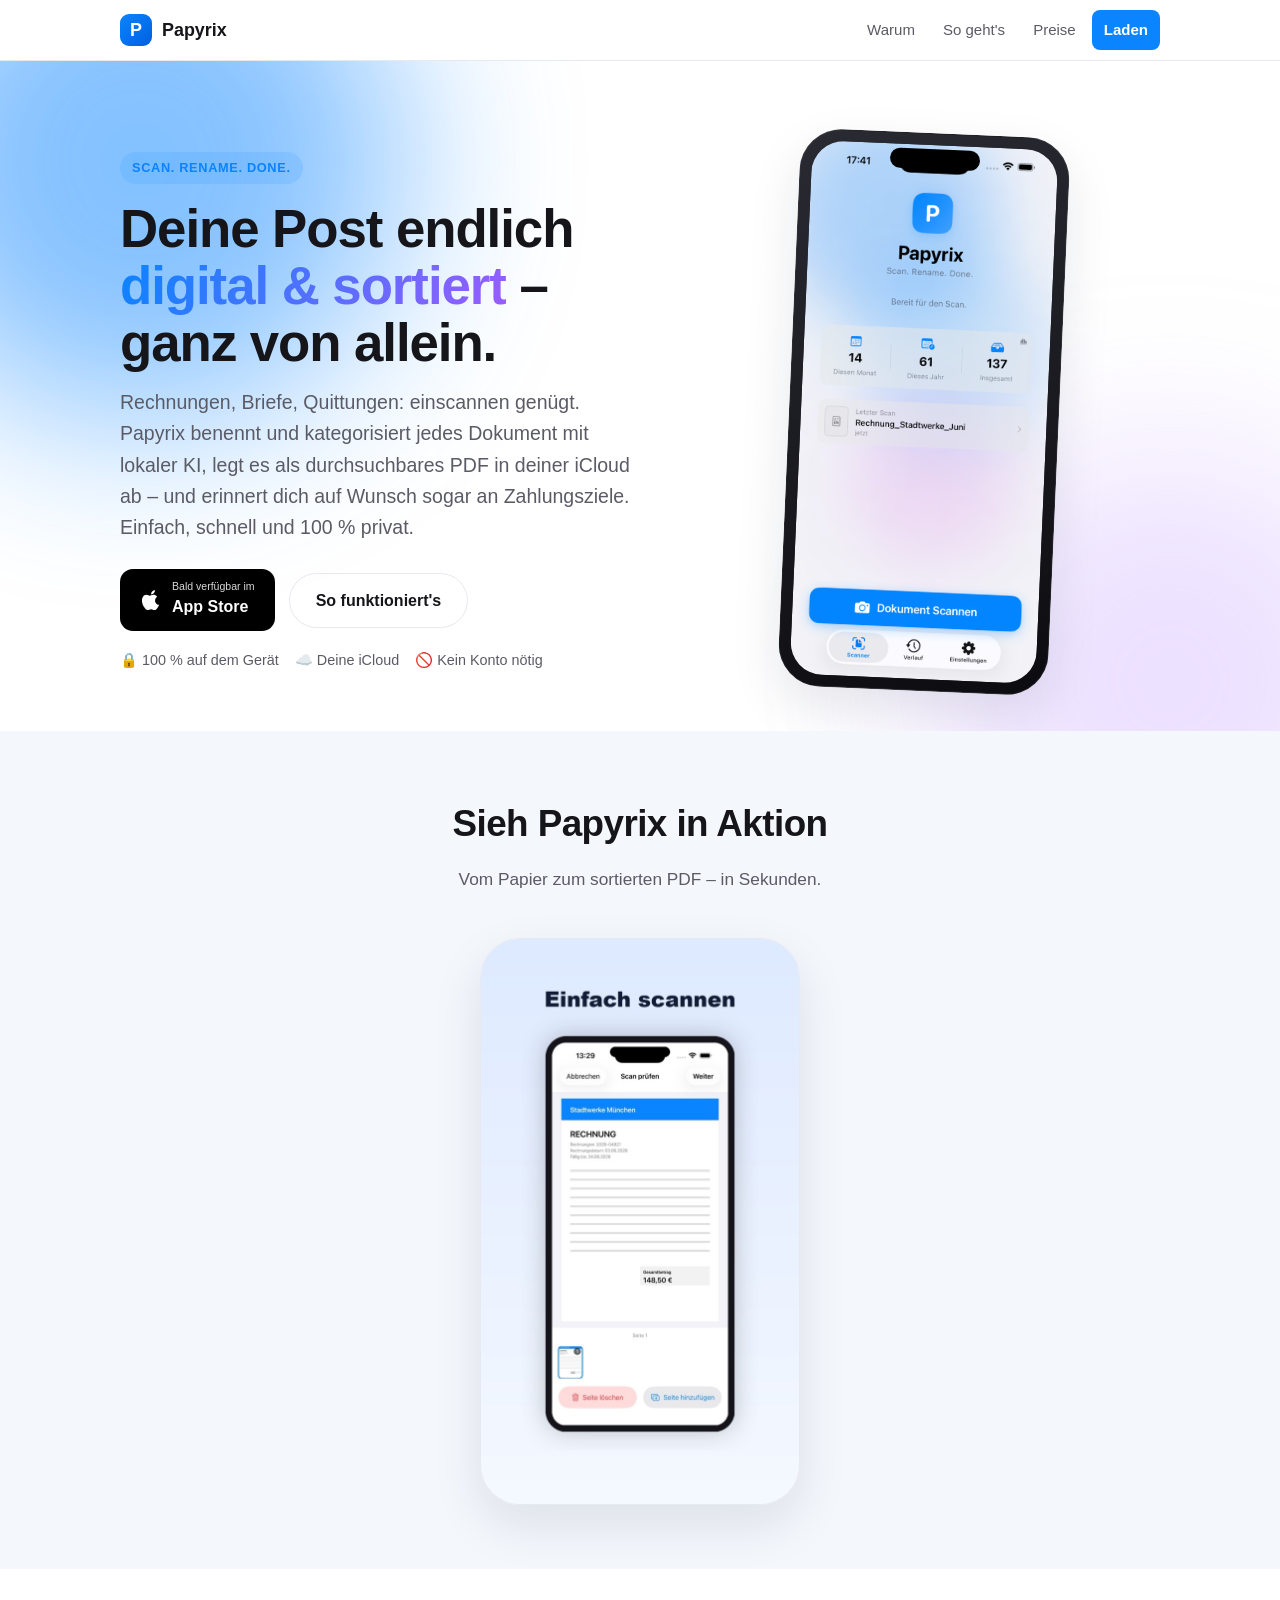
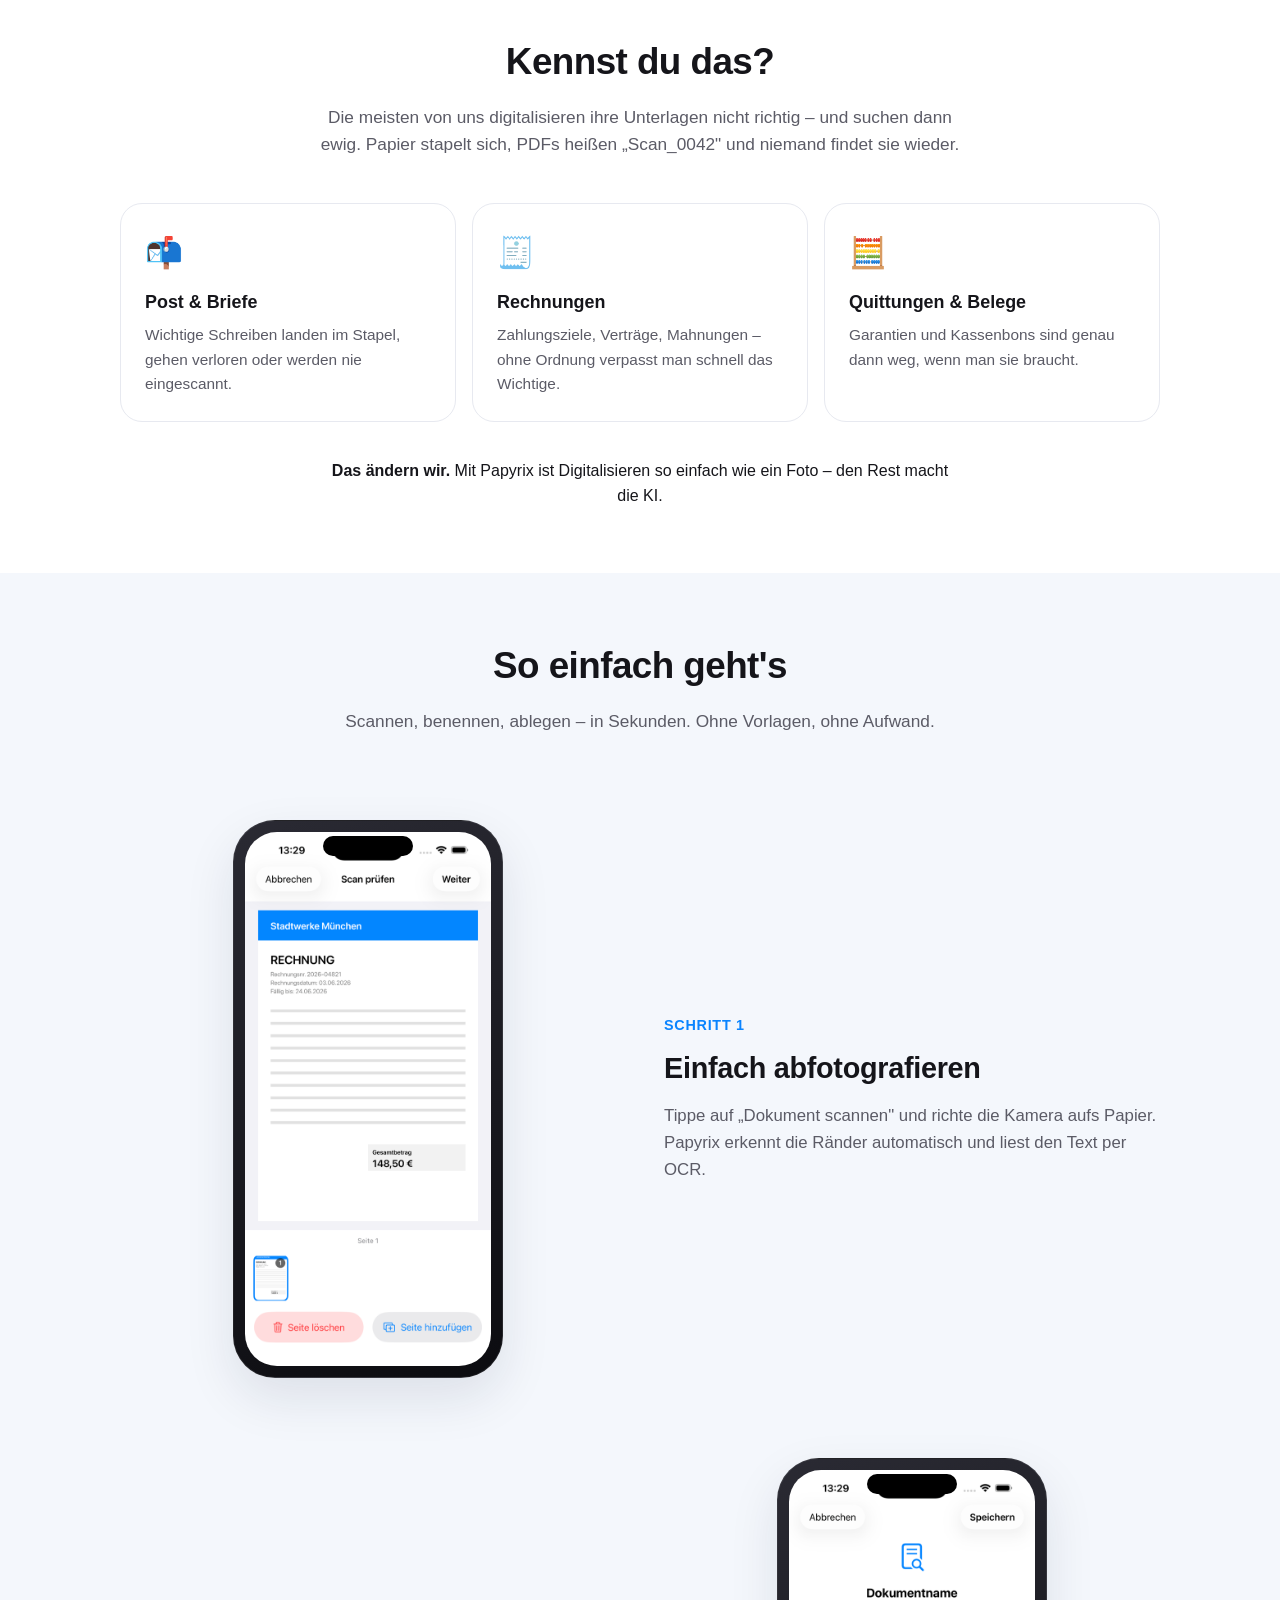
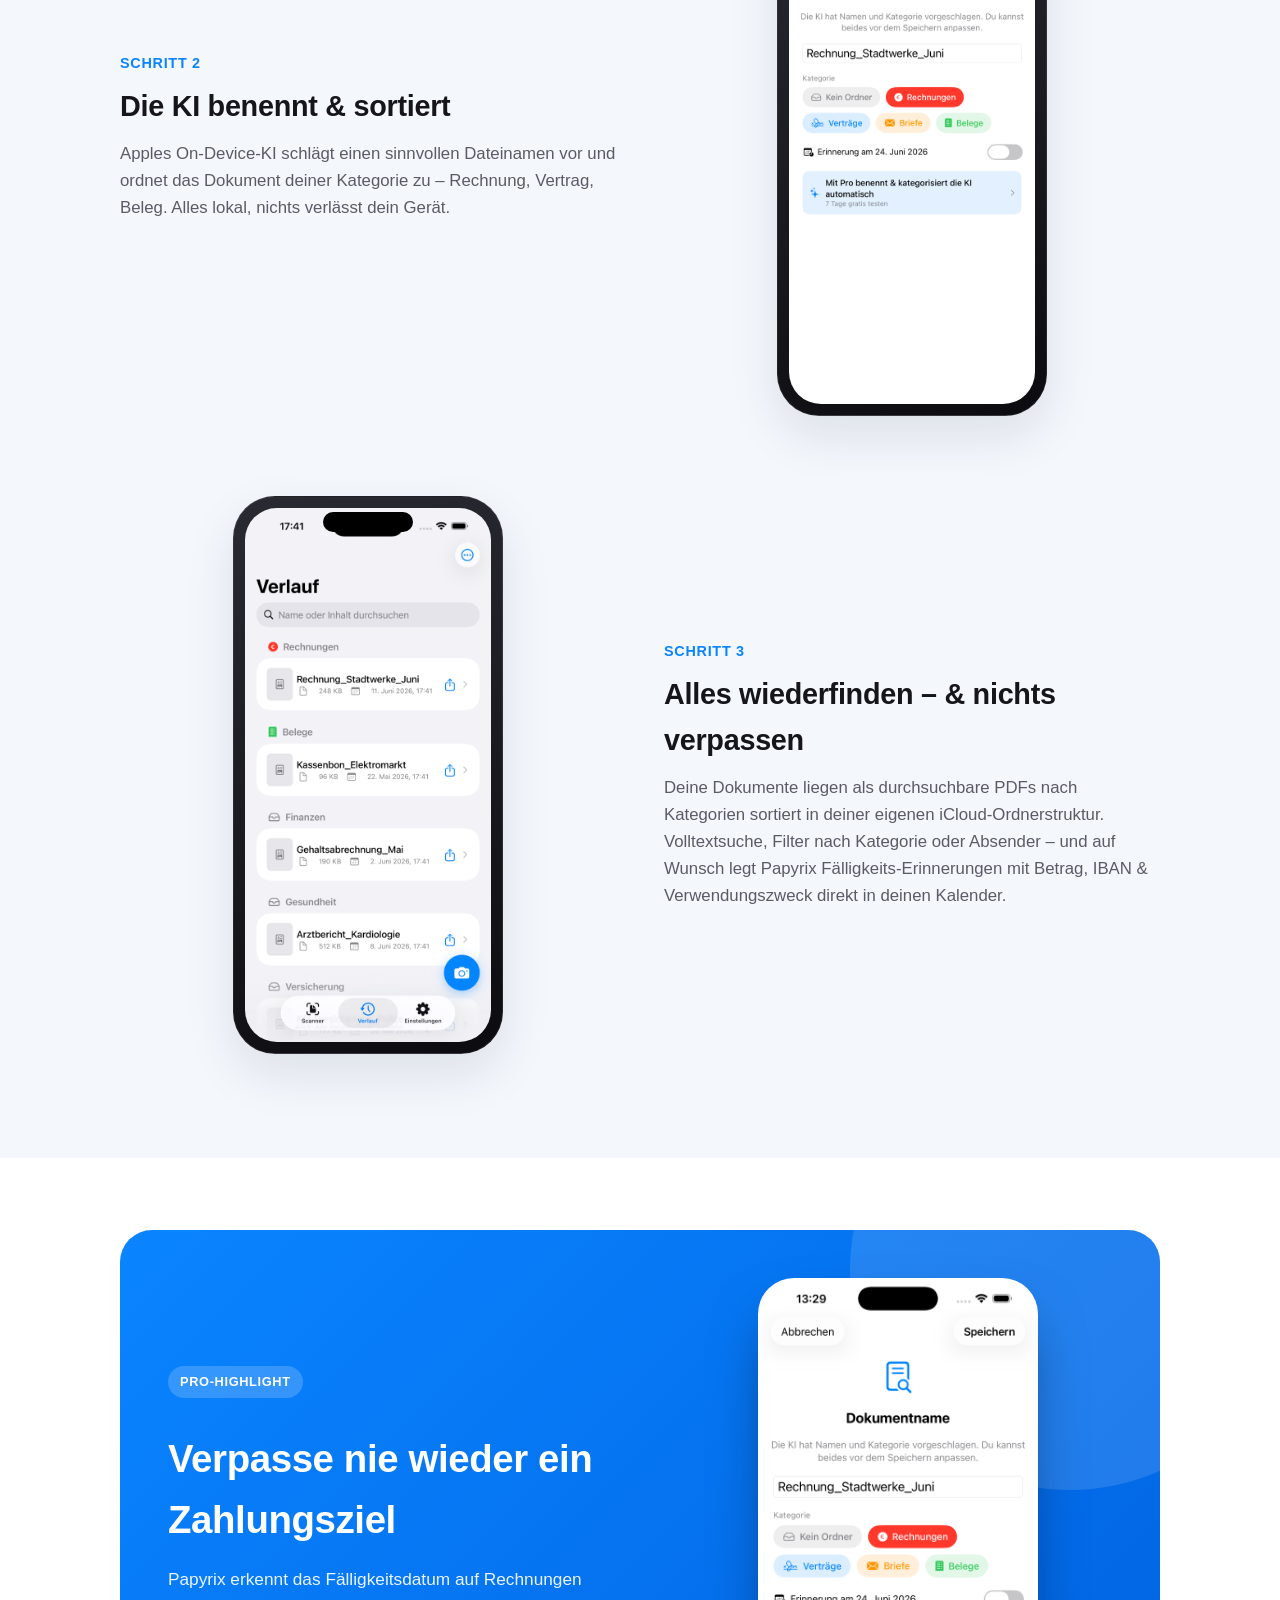
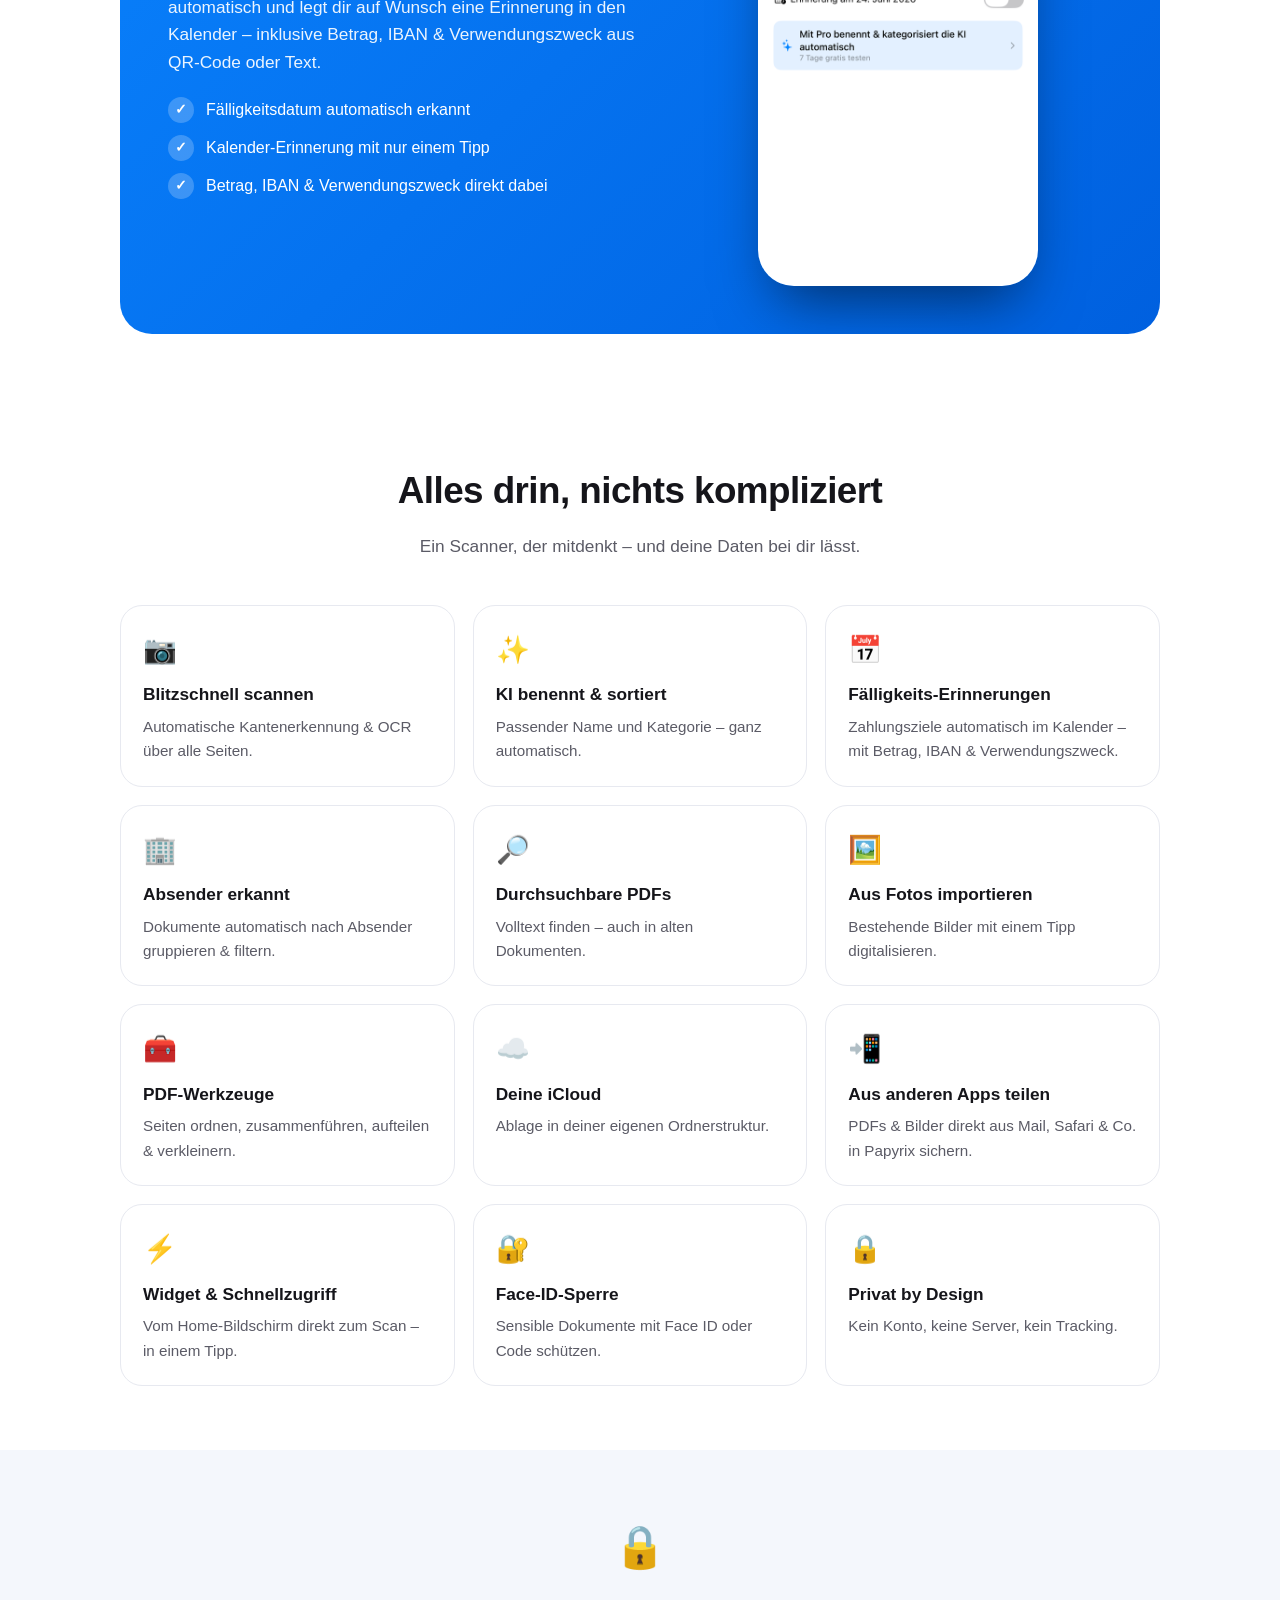
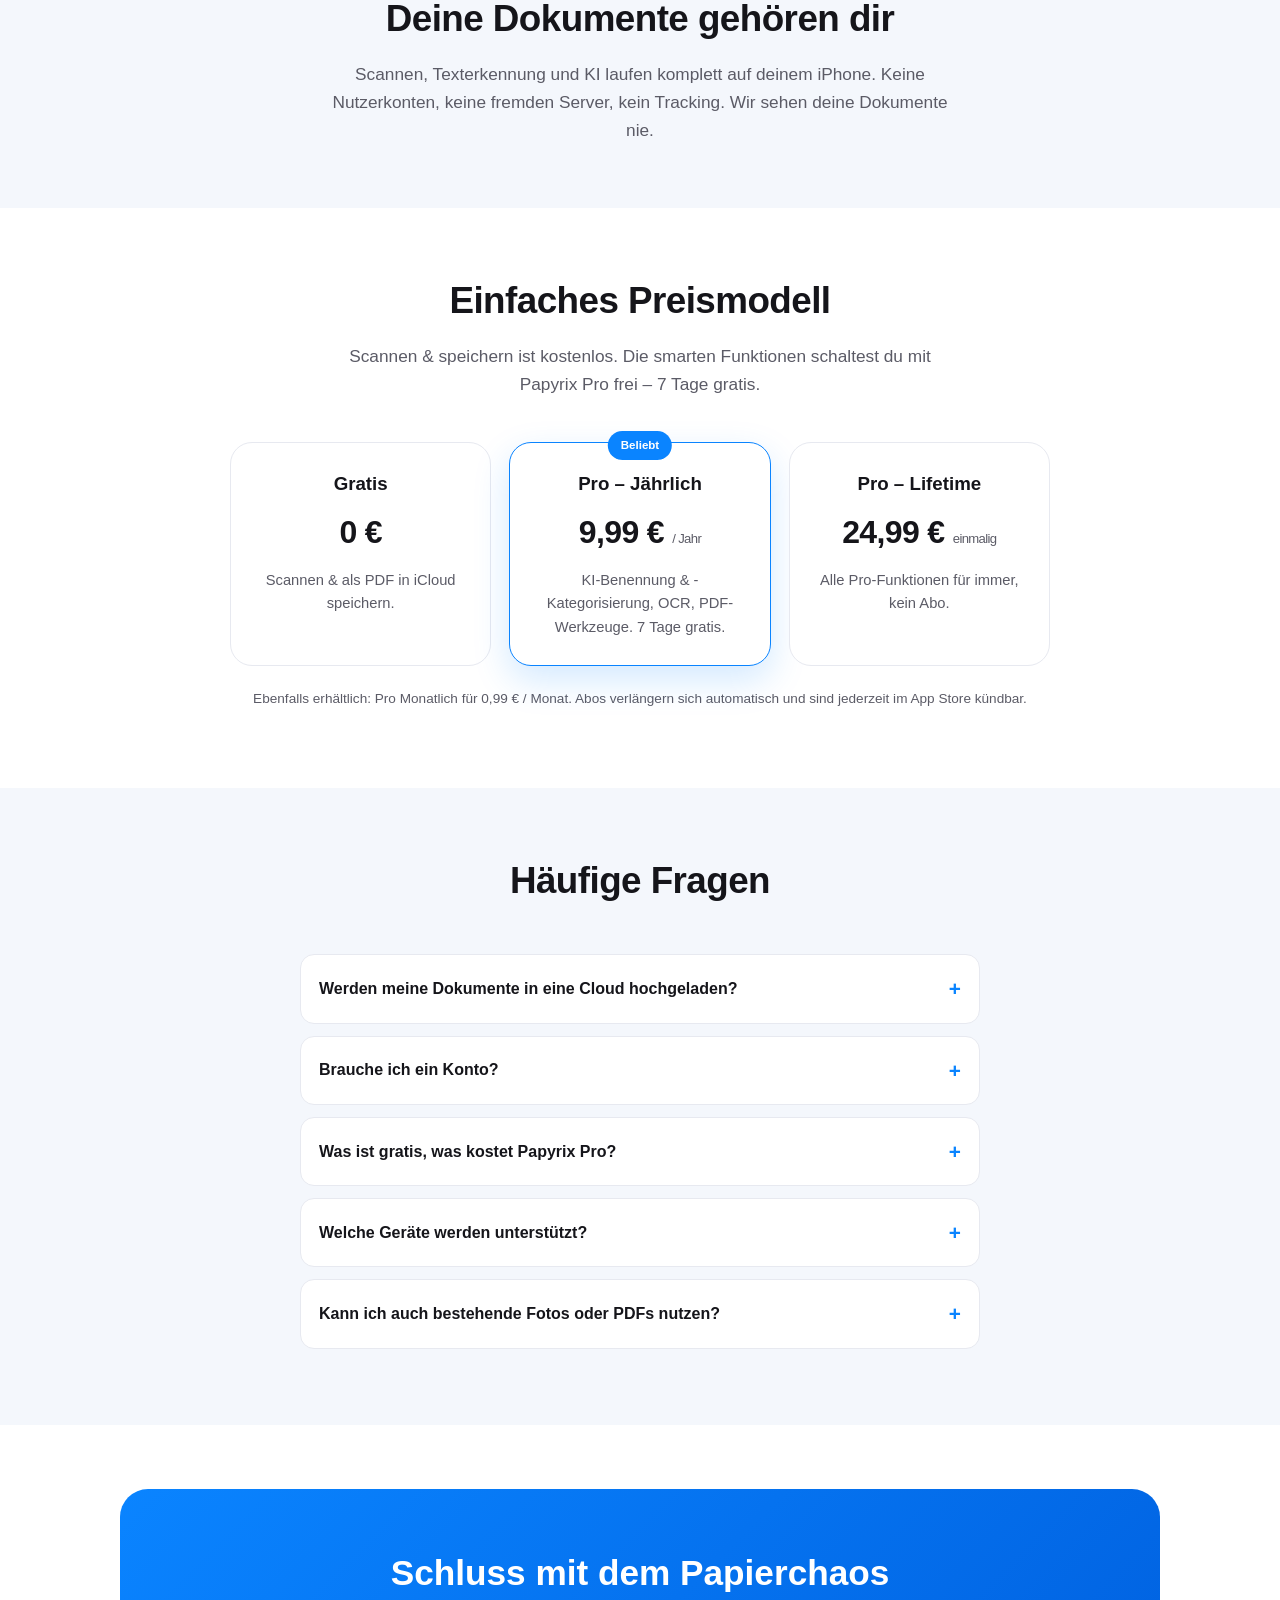
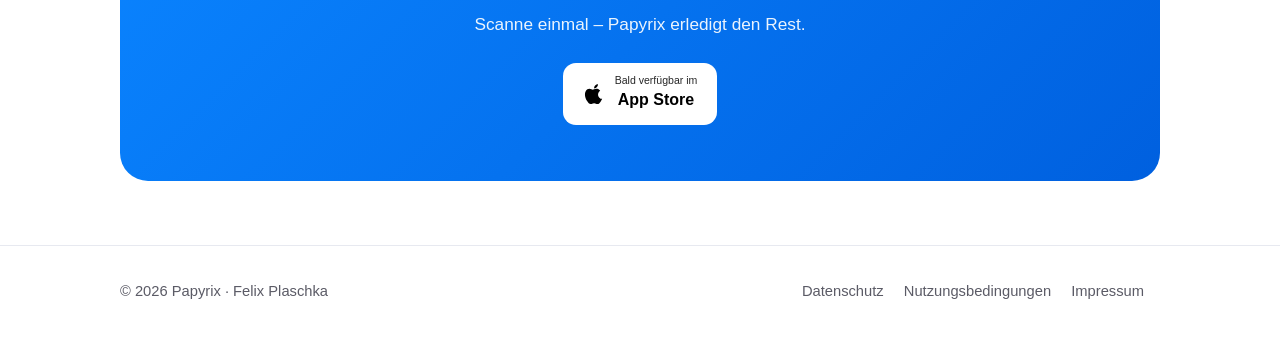
<file: index.html>
<!DOCTYPE html>
<html lang="de">
<head>
<meta charset="UTF-8">
<meta name="viewport" content="width=device-width, initial-scale=1">
<title>Papyrix – Post, Rechnungen & Belege endlich digital & sortiert</title>
<meta name="description" content="Papyrix scannt deine Post, Rechnungen und Quittungen, benennt und sortiert sie automatisch mit lokaler KI und legt sie in deiner iCloud ab. Einfach, schnell, privat.">
<meta property="og:title" content="Papyrix – Scan. Rename. Done.">
<meta property="og:description" content="Post, Rechnungen, Quittungen endlich digital & wiederfindbar. Lokale KI benennt & sortiert automatisch. 100 % auf dem Gerät.">
<meta property="og:type" content="website">
<meta name="theme-color" content="#0A84FF">
<link rel="icon" href="favicon.svg" type="image/svg+xml">
<link rel="icon" href="favicon.ico" sizes="32x32">
<link rel="apple-touch-icon" href="apple-touch-icon.png">
<link rel="stylesheet" href="styles.css">
</head>
<body>
<header class="site">
  <div class="wrap nav">
    <a class="brand" href="index.html"><span class="logo">P</span> Papyrix</a>
    <nav>
      <a class="link" href="#problem">Warum</a>
      <a class="link" href="#so">So geht's</a>
      <a class="link" href="#preise">Preise</a>
      <a class="link cta" href="#download">Laden</a>
    </nav>
  </div>
</header>

<main>
  <!-- HERO -->
  <section class="hero">
    <div class="wrap hero-grid">
      <div class="copy">
        <span class="eyebrow">Scan. Rename. Done.</span>
        <h1>Deine Post endlich <span class="grad">digital & sortiert</span> – ganz von allein.</h1>
        <p class="lead">Rechnungen, Briefe, Quittungen: einscannen genügt. Papyrix benennt und kategorisiert jedes Dokument mit lokaler KI, legt es als durchsuchbares PDF in deiner iCloud ab – und erinnert dich auf Wunsch sogar an Zahlungsziele. Einfach, schnell und 100 % privat.</p>
        <div class="cta-row" id="download">
          <a class="appstore" href="#" aria-label="Im App Store laden">
            <svg viewBox="0 0 24 24" aria-hidden="true"><path d="M16.365 1.43c0 1.14-.42 2.2-1.13 2.99-.77.86-2.02 1.52-3.06 1.44-.13-1.1.42-2.27 1.1-3 .76-.82 2.1-1.43 3.09-1.43zM20.9 17.1c-.5 1.16-.74 1.68-1.39 2.71-.9 1.43-2.18 3.21-3.76 3.22-1.4.01-1.76-.92-3.66-.91-1.9.01-2.3.93-3.7.92-1.58-.01-2.79-1.62-3.7-3.05C1.8 15.92 1.53 11.2 3.1 8.69c.9-1.43 2.32-2.34 3.86-2.36 1.5-.02 2.91 1 3.66 1 .75 0 2.47-1.24 4.16-1.06.71.03 2.7.29 3.98 2.18-.1.07-2.38 1.39-2.35 4.15.03 3.3 2.9 4.4 2.49 4.5z"/></svg>
            <span><small>Bald verfügbar im</small><strong>App Store</strong></span>
          </a>
          <a class="btn ghost" href="#so">So funktioniert's</a>
        </div>
        <div class="trust">
          <span>🔒 100 % auf dem Gerät</span>
          <span>☁️ Deine iCloud</span>
          <span>🚫 Kein Konto nötig</span>
        </div>
      </div>
      <div class="mock">
        <div class="device tilt">
          <img src="assets/06-startseite.png" alt="Papyrix Startseite mit Statistik und letztem Scan" loading="eager" width="600" height="1300">
        </div>
      </div>
    </div>
  </section>

  <!-- DEMO VIDEO -->
  <section class="section soft">
    <div class="wrap">
      <div class="section-head reveal">
        <h2>Sieh Papyrix in Aktion</h2>
        <p>Vom Papier zum sortierten PDF – in Sekunden.</p>
      </div>
      <div class="demo-video reveal">
        <video src="assets/papyrix-demo.mp4" poster="assets/poster.jpg" autoplay muted loop playsinline preload="metadata"></video>
      </div>
    </div>
  </section>

  <!-- PROBLEM -->
  <section id="problem" class="section">
    <div class="wrap">
      <div class="section-head reveal">
        <h2>Kennst du das?</h2>
        <p>Die meisten von uns digitalisieren ihre Unterlagen nicht richtig – und suchen dann ewig. Papier stapelt sich, PDFs heißen „Scan_0042" und niemand findet sie wieder.</p>
      </div>
      <div class="problem-cards">
        <div class="pcard reveal"><div class="emoji">📬</div><h3>Post & Briefe</h3><p>Wichtige Schreiben landen im Stapel, gehen verloren oder werden nie eingescannt.</p></div>
        <div class="pcard reveal"><div class="emoji">🧾</div><h3>Rechnungen</h3><p>Zahlungsziele, Verträge, Mahnungen – ohne Ordnung verpasst man schnell das Wichtige.</p></div>
        <div class="pcard reveal"><div class="emoji">🧮</div><h3>Quittungen & Belege</h3><p>Garantien und Kassenbons sind genau dann weg, wenn man sie braucht.</p></div>
      </div>
      <p class="section-head reveal" style="margin-top:36px;margin-bottom:0;"><strong>Das ändern wir.</strong> Mit Papyrix ist Digitalisieren so einfach wie ein Foto – den Rest macht die KI.</p>
    </div>
  </section>

  <!-- SO GEHT'S (alternating with screenshots) -->
  <section id="so" class="section soft">
    <div class="wrap">
      <div class="section-head reveal">
        <h2>So einfach geht's</h2>
        <p>Scannen, benennen, ablegen – in Sekunden. Ohne Vorlagen, ohne Aufwand.</p>
      </div>

      <div class="feature-row reveal">
        <div class="copy">
          <div class="step-no">Schritt 1</div>
          <h3>Einfach abfotografieren</h3>
          <p>Tippe auf „Dokument scannen" und richte die Kamera aufs Papier. Papyrix erkennt die Ränder automatisch und liest den Text per OCR.</p>
        </div>
        <div class="shot"><div class="device"><img src="assets/08-scannen.png" alt="Gescanntes Dokument prüfen" loading="lazy" width="600" height="1303"></div></div>
      </div>

      <div class="feature-row reveal">
        <div class="copy">
          <div class="step-no">Schritt 2</div>
          <h3>Die KI benennt & sortiert</h3>
          <p>Apples On-Device-KI schlägt einen sinnvollen Dateinamen vor und ordnet das Dokument deiner Kategorie zu – Rechnung, Vertrag, Beleg. Alles lokal, nichts verlässt dein Gerät.</p>
        </div>
        <div class="shot"><div class="device"><img src="assets/09-kategorie.png" alt="KI-Namensvorschlag und Kategorieauswahl" loading="lazy" width="600" height="1303"></div></div>
      </div>

      <div class="feature-row reveal">
        <div class="copy">
          <div class="step-no">Schritt 3</div>
          <h3>Alles wiederfinden – & nichts verpassen</h3>
          <p>Deine Dokumente liegen als durchsuchbare PDFs nach Kategorien sortiert in deiner eigenen iCloud-Ordnerstruktur. Volltextsuche, Filter nach Kategorie oder Absender – und auf Wunsch legt Papyrix Fälligkeits-Erinnerungen mit Betrag, IBAN & Verwendungszweck direkt in deinen Kalender.</p>
        </div>
        <div class="shot"><div class="device"><img src="assets/07-verlauf.png" alt="Verlauf nach Kategorien sortiert" loading="lazy" width="600" height="1300"></div></div>
      </div>
    </div>
  </section>

  <!-- SPOTLIGHT: Fälligkeits-Erinnerung -->
  <section class="section">
    <div class="wrap">
      <div class="spotlight reveal">
        <div class="s-copy">
          <span class="eyebrow">Pro-Highlight</span>
          <h2>Verpasse nie wieder ein Zahlungsziel</h2>
          <p>Papyrix erkennt das Fälligkeitsdatum auf Rechnungen automatisch und legt dir auf Wunsch eine Erinnerung in den Kalender – inklusive Betrag, IBAN &amp; Verwendungszweck aus QR-Code oder Text.</p>
          <ul>
            <li><b>✓</b><span>Fälligkeitsdatum automatisch erkannt</span></li>
            <li><b>✓</b><span>Kalender-Erinnerung mit nur einem Tipp</span></li>
            <li><b>✓</b><span>Betrag, IBAN &amp; Verwendungszweck direkt dabei</span></li>
          </ul>
        </div>
        <div class="s-shot">
          <img src="assets/09-kategorie.png" alt="Speichern-Ansicht mit Fälligkeits-Erinnerung am 24. Juni 2026" loading="lazy" width="600" height="1303">
        </div>
      </div>
    </div>
  </section>

  <!-- FEATURES -->
  <section class="section">
    <div class="wrap">
      <div class="section-head reveal">
        <h2>Alles drin, nichts kompliziert</h2>
        <p>Ein Scanner, der mitdenkt – und deine Daten bei dir lässt.</p>
      </div>
      <div class="features">
        <div class="card reveal"><div class="ic">📷</div><h3>Blitzschnell scannen</h3><p>Automatische Kantenerkennung & OCR über alle Seiten.</p></div>
        <div class="card reveal"><div class="ic">✨</div><h3>KI benennt & sortiert</h3><p>Passender Name und Kategorie – ganz automatisch.</p></div>
        <div class="card reveal"><div class="ic">📅</div><h3>Fälligkeits-Erinnerungen</h3><p>Zahlungsziele automatisch im Kalender – mit Betrag, IBAN & Verwendungszweck.</p></div>
        <div class="card reveal"><div class="ic">🏢</div><h3>Absender erkannt</h3><p>Dokumente automatisch nach Absender gruppieren & filtern.</p></div>
        <div class="card reveal"><div class="ic">🔎</div><h3>Durchsuchbare PDFs</h3><p>Volltext finden – auch in alten Dokumenten.</p></div>
        <div class="card reveal"><div class="ic">🖼️</div><h3>Aus Fotos importieren</h3><p>Bestehende Bilder mit einem Tipp digitalisieren.</p></div>
        <div class="card reveal"><div class="ic">🧰</div><h3>PDF-Werkzeuge</h3><p>Seiten ordnen, zusammenführen, aufteilen & verkleinern.</p></div>
        <div class="card reveal"><div class="ic">☁️</div><h3>Deine iCloud</h3><p>Ablage in deiner eigenen Ordnerstruktur.</p></div>
        <div class="card reveal"><div class="ic">📲</div><h3>Aus anderen Apps teilen</h3><p>PDFs & Bilder direkt aus Mail, Safari & Co. in Papyrix sichern.</p></div>
        <div class="card reveal"><div class="ic">⚡️</div><h3>Widget & Schnellzugriff</h3><p>Vom Home-Bildschirm direkt zum Scan – in einem Tipp.</p></div>
        <div class="card reveal"><div class="ic">🔐</div><h3>Face-ID-Sperre</h3><p>Sensible Dokumente mit Face ID oder Code schützen.</p></div>
        <div class="card reveal"><div class="ic">🔒</div><h3>Privat by Design</h3><p>Kein Konto, keine Server, kein Tracking.</p></div>
      </div>
    </div>
  </section>

  <!-- PRIVACY -->
  <section class="section soft">
    <div class="wrap privacy-band reveal">
      <div class="lock">🔒</div>
      <div class="section-head" style="margin:10px auto 0;">
        <h2>Deine Dokumente gehören dir</h2>
        <p>Scannen, Texterkennung und KI laufen komplett auf deinem iPhone. Keine Nutzerkonten, keine fremden Server, kein Tracking. Wir sehen deine Dokumente nie.</p>
      </div>
    </div>
  </section>

  <!-- PRICING -->
  <section id="preise" class="section">
    <div class="wrap">
      <div class="section-head reveal">
        <h2>Einfaches Preismodell</h2>
        <p>Scannen & speichern ist kostenlos. Die smarten Funktionen schaltest du mit Papyrix&nbsp;Pro frei – 7 Tage gratis.</p>
      </div>
      <div class="plans">
        <div class="plan reveal">
          <h3>Gratis</h3>
          <div class="price">0&nbsp;€</div>
          <p>Scannen & als PDF in iCloud speichern.</p>
        </div>
        <div class="plan featured reveal">
          <div class="badge">Beliebt</div>
          <h3>Pro – Jährlich</h3>
          <div class="price">9,99&nbsp;€ <small>/ Jahr</small></div>
          <p>KI-Benennung & -Kategorisierung, OCR, PDF-Werkzeuge. 7 Tage gratis.</p>
        </div>
        <div class="plan reveal">
          <h3>Pro – Lifetime</h3>
          <div class="price">24,99&nbsp;€ <small>einmalig</small></div>
          <p>Alle Pro-Funktionen für immer, kein Abo.</p>
        </div>
      </div>
      <p class="pricing-note">Ebenfalls erhältlich: Pro Monatlich für 0,99&nbsp;€ / Monat. Abos verlängern sich automatisch und sind jederzeit im App Store kündbar.</p>
    </div>
  </section>

  <!-- FAQ -->
  <section class="section soft">
    <div class="wrap">
      <div class="section-head reveal"><h2>Häufige Fragen</h2></div>
      <div class="faq reveal">
        <details><summary>Werden meine Dokumente in eine Cloud hochgeladen?</summary><p>Nein. Scannen, Texterkennung und KI-Benennung laufen vollständig auf deinem iPhone. Gespeichert wird nur in dem Ordner, den du selbst wählst – in der Regel deine eigene iCloud Drive.</p></details>
        <details><summary>Brauche ich ein Konto?</summary><p>Nein. Papyrix funktioniert ohne Registrierung und ohne Anmeldung.</p></details>
        <details><summary>Was ist gratis, was kostet Papyrix Pro?</summary><p>Scannen und Speichern als PDF sind kostenlos. KI-Benennung, Kategorisierung, OCR-Volltextsuche und die PDF-Werkzeuge sind Teil von Papyrix&nbsp;Pro (7 Tage gratis, danach 0,99&nbsp;€/Monat, 9,99&nbsp;€/Jahr oder 24,99&nbsp;€ einmalig).</p></details>
        <details><summary>Welche Geräte werden unterstützt?</summary><p>iPhone und iPad mit aktueller iOS-/iPadOS-Version. Die KI-Funktionen nutzen Apples On-Device-Technologien (Apple Intelligence).</p></details>
        <details><summary>Kann ich auch bestehende Fotos oder PDFs nutzen?</summary><p>Ja. Du kannst Bilder direkt aus deiner Fotos-Mediathek importieren und bestehende PDFs nachträglich durchsuchbar machen.</p></details>
      </div>
    </div>
  </section>

  <!-- CTA -->
  <div class="wrap">
    <div class="cta-band reveal">
      <h2>Schluss mit dem Papierchaos</h2>
      <p>Scanne einmal – Papyrix erledigt den Rest.</p>
      <a class="appstore" href="#" aria-label="Im App Store laden">
        <svg viewBox="0 0 24 24" aria-hidden="true"><path d="M16.365 1.43c0 1.14-.42 2.2-1.13 2.99-.77.86-2.02 1.52-3.06 1.44-.13-1.1.42-2.27 1.1-3 .76-.82 2.1-1.43 3.09-1.43zM20.9 17.1c-.5 1.16-.74 1.68-1.39 2.71-.9 1.43-2.18 3.21-3.76 3.22-1.4.01-1.76-.92-3.66-.91-1.9.01-2.3.93-3.7.92-1.58-.01-2.79-1.62-3.7-3.05C1.8 15.92 1.53 11.2 3.1 8.69c.9-1.43 2.32-2.34 3.86-2.36 1.5-.02 2.91 1 3.66 1 .75 0 2.47-1.24 4.16-1.06.71.03 2.7.29 3.98 2.18-.1.07-2.38 1.39-2.35 4.15.03 3.3 2.9 4.4 2.49 4.5z"/></svg>
        <span><small>Bald verfügbar im</small><strong>App Store</strong></span>
      </a>
    </div>
  </div>
</main>

<footer class="site">
  <div class="wrap row">
    <span>© <span id="year"></span> Papyrix · Felix Plaschka</span>
    <span>
      <a href="datenschutz.html">Datenschutz</a>
      <a href="nutzungsbedingungen.html">Nutzungsbedingungen</a>
      <a href="impressum.html">Impressum</a>
    </span>
  </div>
</footer>

<script>
  document.getElementById('year').textContent = new Date().getFullYear();
  // Reveal-on-scroll
  const io = new IntersectionObserver((entries) => {
    entries.forEach(e => { if (e.isIntersecting) { e.target.classList.add('in'); io.unobserve(e.target); } });
  }, { threshold: 0.12 });
  document.querySelectorAll('.reveal').forEach(el => io.observe(el));
</script>
</body>
</html>
</file>
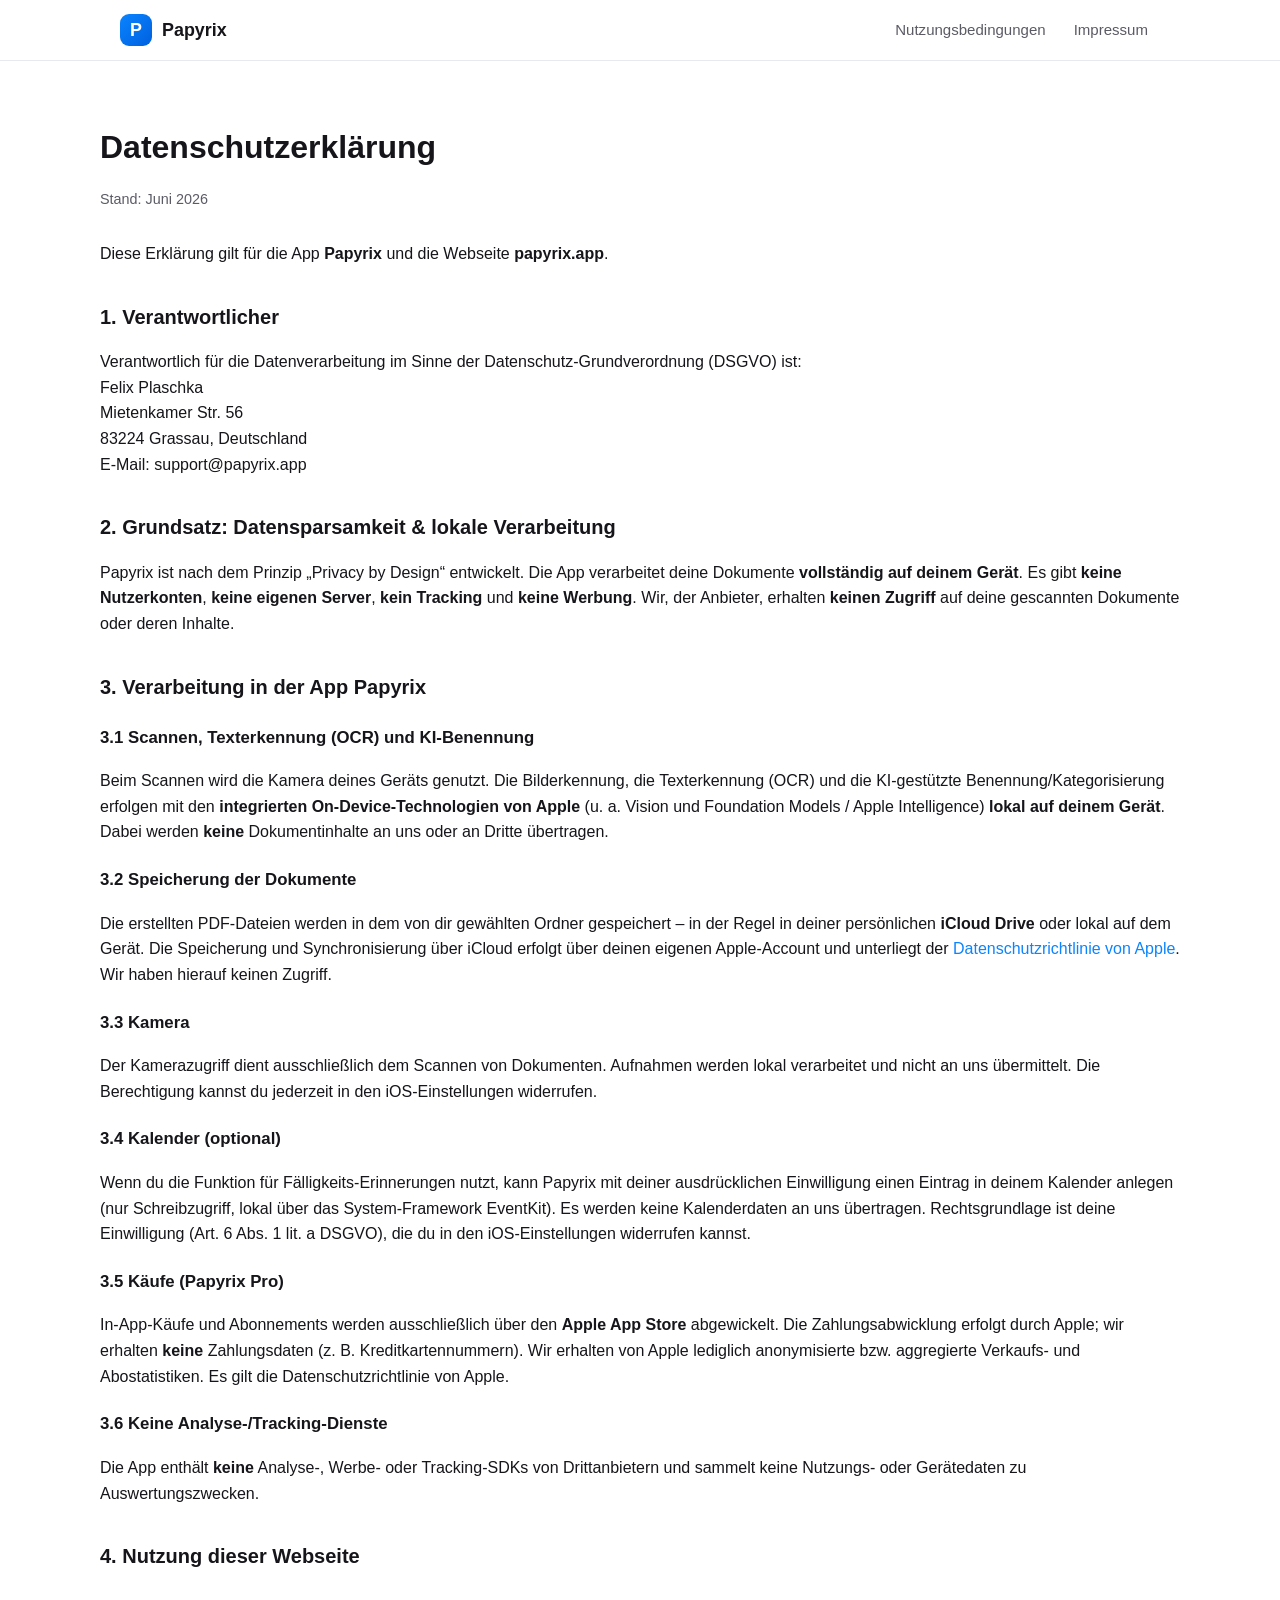
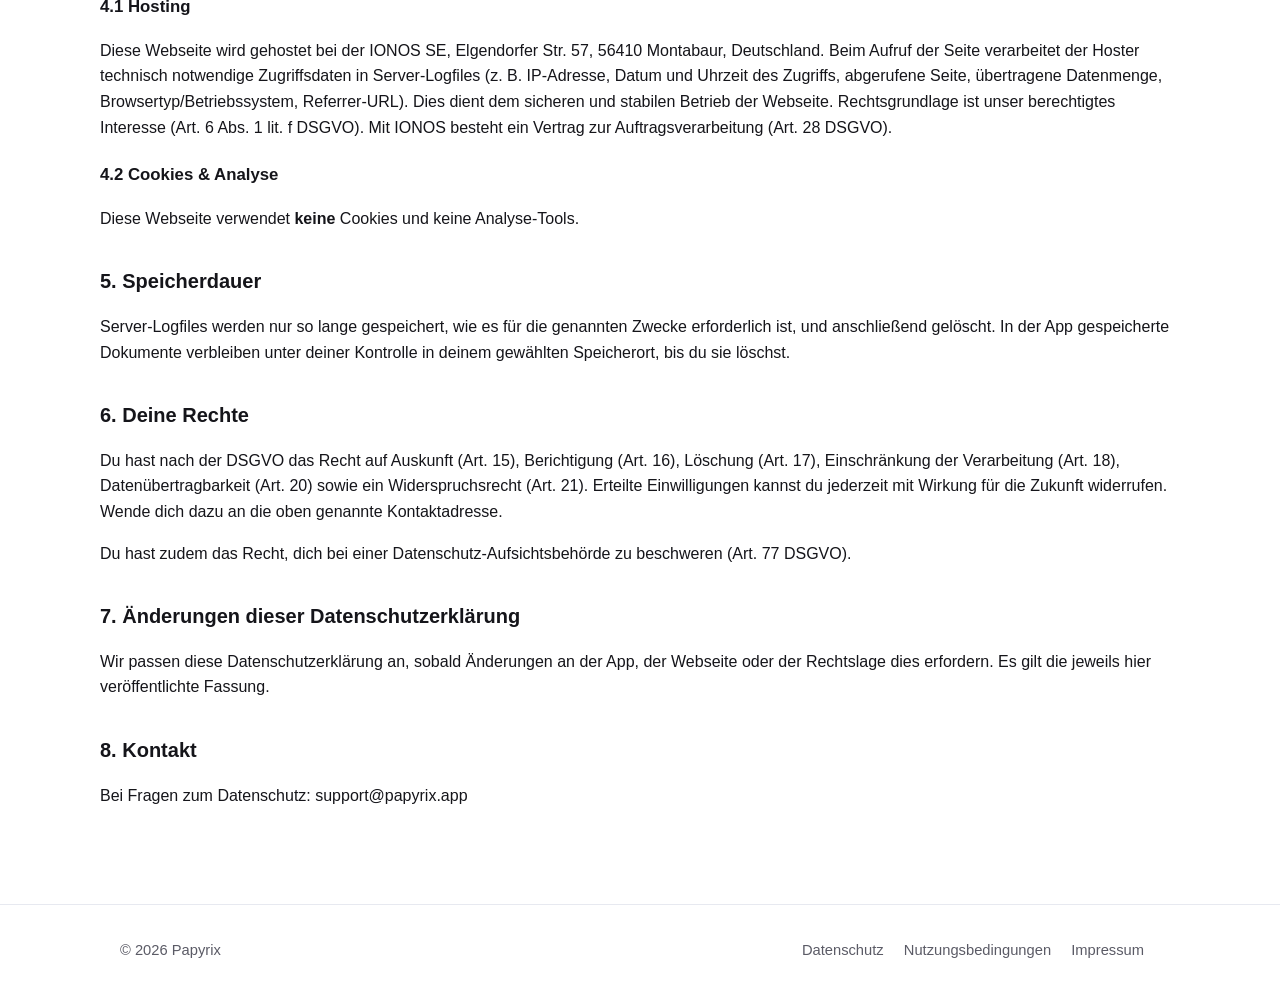
<file: datenschutz.html>
<!DOCTYPE html>
<html lang="de">
<head>
<meta charset="UTF-8">
<meta name="viewport" content="width=device-width, initial-scale=1">
<title>Datenschutzerklärung – Papyrix</title>
<link rel="icon" href="favicon.svg" type="image/svg+xml">
<link rel="icon" href="favicon.ico" sizes="32x32">
<link rel="apple-touch-icon" href="apple-touch-icon.png">
<link rel="stylesheet" href="styles.css">
</head>
<body>
<header class="site">
  <div class="wrap nav">
    <a class="brand" href="index.html"><span class="logo">P</span> Papyrix</a>
    <nav>
      <a class="link" href="nutzungsbedingungen.html">Nutzungsbedingungen</a>
      <a class="link" href="impressum.html">Impressum</a>
    </nav>
  </div>
</header>

<main class="wrap legal">
  <h1>Datenschutzerklärung</h1>
  <p class="updated">Stand: Juni 2026</p>

  <p>Diese Erklärung gilt für die App <strong>Papyrix</strong> und die Webseite <strong>papyrix.app</strong>.</p>

  <h2>1. Verantwortlicher</h2>
  <p>
    Verantwortlich für die Datenverarbeitung im Sinne der Datenschutz-Grundverordnung (DSGVO) ist:<br>
    Felix Plaschka<br>
    Mietenkamer Str. 56<br>
    83224 Grassau, Deutschland<br>
    E-Mail: support@papyrix.app
  </p>

  <h2>2. Grundsatz: Datensparsamkeit &amp; lokale Verarbeitung</h2>
  <p>Papyrix ist nach dem Prinzip „Privacy by Design“ entwickelt. Die App verarbeitet deine Dokumente <strong>vollständig auf deinem Gerät</strong>. Es gibt <strong>keine Nutzerkonten</strong>, <strong>keine eigenen Server</strong>, <strong>kein Tracking</strong> und <strong>keine Werbung</strong>. Wir, der Anbieter, erhalten <strong>keinen Zugriff</strong> auf deine gescannten Dokumente oder deren Inhalte.</p>

  <h2>3. Verarbeitung in der App Papyrix</h2>

  <h3>3.1 Scannen, Texterkennung (OCR) und KI-Benennung</h3>
  <p>Beim Scannen wird die Kamera deines Geräts genutzt. Die Bilderkennung, die Texterkennung (OCR) und die KI-gestützte Benennung/Kategorisierung erfolgen mit den <strong>integrierten On-Device-Technologien von Apple</strong> (u. a. Vision und Foundation Models / Apple Intelligence) <strong>lokal auf deinem Gerät</strong>. Dabei werden <strong>keine</strong> Dokument­inhalte an uns oder an Dritte übertragen.</p>

  <h3>3.2 Speicherung der Dokumente</h3>
  <p>Die erstellten PDF-Dateien werden in dem von dir gewählten Ordner gespeichert – in der Regel in deiner persönlichen <strong>iCloud Drive</strong> oder lokal auf dem Gerät. Die Speicherung und Synchronisierung über iCloud erfolgt über deinen eigenen Apple-Account und unterliegt der <a href="https://www.apple.com/legal/privacy/" target="_blank" rel="noopener">Datenschutzrichtlinie von Apple</a>. Wir haben hierauf keinen Zugriff.</p>

  <h3>3.3 Kamera</h3>
  <p>Der Kamerazugriff dient ausschließlich dem Scannen von Dokumenten. Aufnahmen werden lokal verarbeitet und nicht an uns übermittelt. Die Berechtigung kannst du jederzeit in den iOS-Einstellungen widerrufen.</p>

  <h3>3.4 Kalender (optional)</h3>
  <p>Wenn du die Funktion für Fälligkeits-Erinnerungen nutzt, kann Papyrix mit deiner ausdrücklichen Einwilligung einen Eintrag in deinem Kalender anlegen (nur Schreibzugriff, lokal über das System-Framework EventKit). Es werden keine Kalenderdaten an uns übertragen. Rechtsgrundlage ist deine Einwilligung (Art. 6 Abs. 1 lit. a DSGVO), die du in den iOS-Einstellungen widerrufen kannst.</p>

  <h3>3.5 Käufe (Papyrix Pro)</h3>
  <p>In-App-Käufe und Abonnements werden ausschließlich über den <strong>Apple App Store</strong> abgewickelt. Die Zahlungsabwicklung erfolgt durch Apple; wir erhalten <strong>keine</strong> Zahlungsdaten (z. B. Kreditkartennummern). Wir erhalten von Apple lediglich anonymisierte bzw. aggregierte Verkaufs- und Abostatistiken. Es gilt die Datenschutzrichtlinie von Apple.</p>

  <h3>3.6 Keine Analyse-/Tracking-Dienste</h3>
  <p>Die App enthält <strong>keine</strong> Analyse-, Werbe- oder Tracking-SDKs von Drittanbietern und sammelt keine Nutzungs- oder Gerätedaten zu Auswertungszwecken.</p>

  <h2>4. Nutzung dieser Webseite</h2>

  <h3>4.1 Hosting</h3>
  <p>Diese Webseite wird gehostet bei der IONOS SE, Elgendorfer Str. 57, 56410 Montabaur, Deutschland. Beim Aufruf der Seite verarbeitet der Hoster technisch notwendige Zugriffsdaten in Server-Logfiles (z. B. IP-Adresse, Datum und Uhrzeit des Zugriffs, abgerufene Seite, übertragene Datenmenge, Browsertyp/Betriebssystem, Referrer-URL). Dies dient dem sicheren und stabilen Betrieb der Webseite. Rechtsgrundlage ist unser berechtigtes Interesse (Art. 6 Abs. 1 lit. f DSGVO). Mit IONOS besteht ein Vertrag zur Auftragsverarbeitung (Art. 28 DSGVO).</p>

  <h3>4.2 Cookies &amp; Analyse</h3>
  <p>Diese Webseite verwendet <strong>keine</strong> Cookies und keine Analyse-Tools.</p>

  <h2>5. Speicherdauer</h2>
  <p>Server-Logfiles werden nur so lange gespeichert, wie es für die genannten Zwecke erforderlich ist, und anschließend gelöscht. In der App gespeicherte Dokumente verbleiben unter deiner Kontrolle in deinem gewählten Speicherort, bis du sie löschst.</p>

  <h2>6. Deine Rechte</h2>
  <p>Du hast nach der DSGVO das Recht auf Auskunft (Art. 15), Berichtigung (Art. 16), Löschung (Art. 17), Einschränkung der Verarbeitung (Art. 18), Datenübertragbarkeit (Art. 20) sowie ein Widerspruchsrecht (Art. 21). Erteilte Einwilligungen kannst du jederzeit mit Wirkung für die Zukunft widerrufen. Wende dich dazu an die oben genannte Kontaktadresse.</p>
  <p>Du hast zudem das Recht, dich bei einer Datenschutz-Aufsichtsbehörde zu beschweren (Art. 77 DSGVO).</p>

  <h2>7. Änderungen dieser Datenschutzerklärung</h2>
  <p>Wir passen diese Datenschutzerklärung an, sobald Änderungen an der App, der Webseite oder der Rechtslage dies erfordern. Es gilt die jeweils hier veröffentlichte Fassung.</p>

  <h2>8. Kontakt</h2>
  <p>Bei Fragen zum Datenschutz: support@papyrix.app</p>
</main>

<footer class="site">
  <div class="wrap row">
    <span>© <span id="year"></span> Papyrix</span>
    <span>
      <a href="datenschutz.html">Datenschutz</a>
      <a href="nutzungsbedingungen.html">Nutzungsbedingungen</a>
      <a href="impressum.html">Impressum</a>
    </span>
  </div>
</footer>
<script>document.getElementById('year').textContent = new Date().getFullYear();</script>
</body>
</html>
</file>
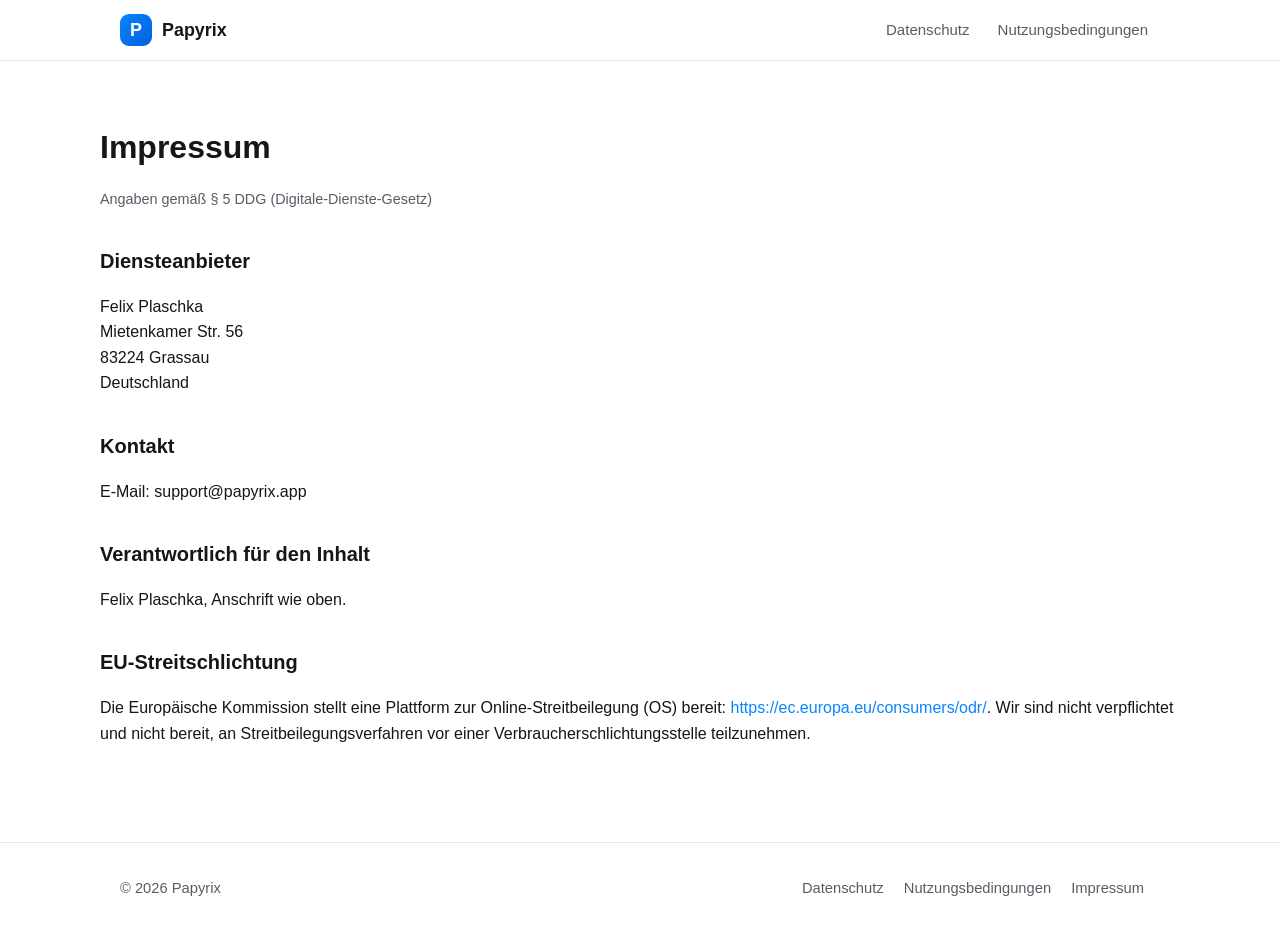
<file: impressum.html>
<!DOCTYPE html>
<html lang="de">
<head>
<meta charset="UTF-8">
<meta name="viewport" content="width=device-width, initial-scale=1">
<title>Impressum – Papyrix</title>
<link rel="icon" href="favicon.svg" type="image/svg+xml">
<link rel="icon" href="favicon.ico" sizes="32x32">
<link rel="apple-touch-icon" href="apple-touch-icon.png">
<link rel="stylesheet" href="styles.css">
</head>
<body>
<header class="site">
  <div class="wrap nav">
    <a class="brand" href="index.html"><span class="logo">P</span> Papyrix</a>
    <nav>
      <a class="link" href="datenschutz.html">Datenschutz</a>
      <a class="link" href="nutzungsbedingungen.html">Nutzungsbedingungen</a>
    </nav>
  </div>
</header>

<main class="wrap legal">
  <h1>Impressum</h1>
  <p class="updated">Angaben gemäß § 5 DDG (Digitale-Dienste-Gesetz)</p>

  <h2>Diensteanbieter</h2>
  <p>
    Felix Plaschka<br>
    Mietenkamer Str. 56<br>
    83224 Grassau<br>
    Deutschland
  </p>

  <h2>Kontakt</h2>
  <p>
    E-Mail: support@papyrix.app
  </p>

  <h2>Verantwortlich für den Inhalt</h2>
  <p>Felix Plaschka, Anschrift wie oben.</p>

  <h2>EU-Streitschlichtung</h2>
  <p>Die Europäische Kommission stellt eine Plattform zur Online-Streitbeilegung (OS) bereit:
  <a href="https://ec.europa.eu/consumers/odr/" target="_blank" rel="noopener">https://ec.europa.eu/consumers/odr/</a>.
  Wir sind nicht verpflichtet und nicht bereit, an Streitbeilegungsverfahren vor einer Verbraucherschlichtungsstelle teilzunehmen.</p>
</main>

<footer class="site">
  <div class="wrap row">
    <span>© <span id="year"></span> Papyrix</span>
    <span>
      <a href="datenschutz.html">Datenschutz</a>
      <a href="nutzungsbedingungen.html">Nutzungsbedingungen</a>
      <a href="impressum.html">Impressum</a>
    </span>
  </div>
</footer>
<script>document.getElementById('year').textContent = new Date().getFullYear();</script>
</body>
</html>
</file>
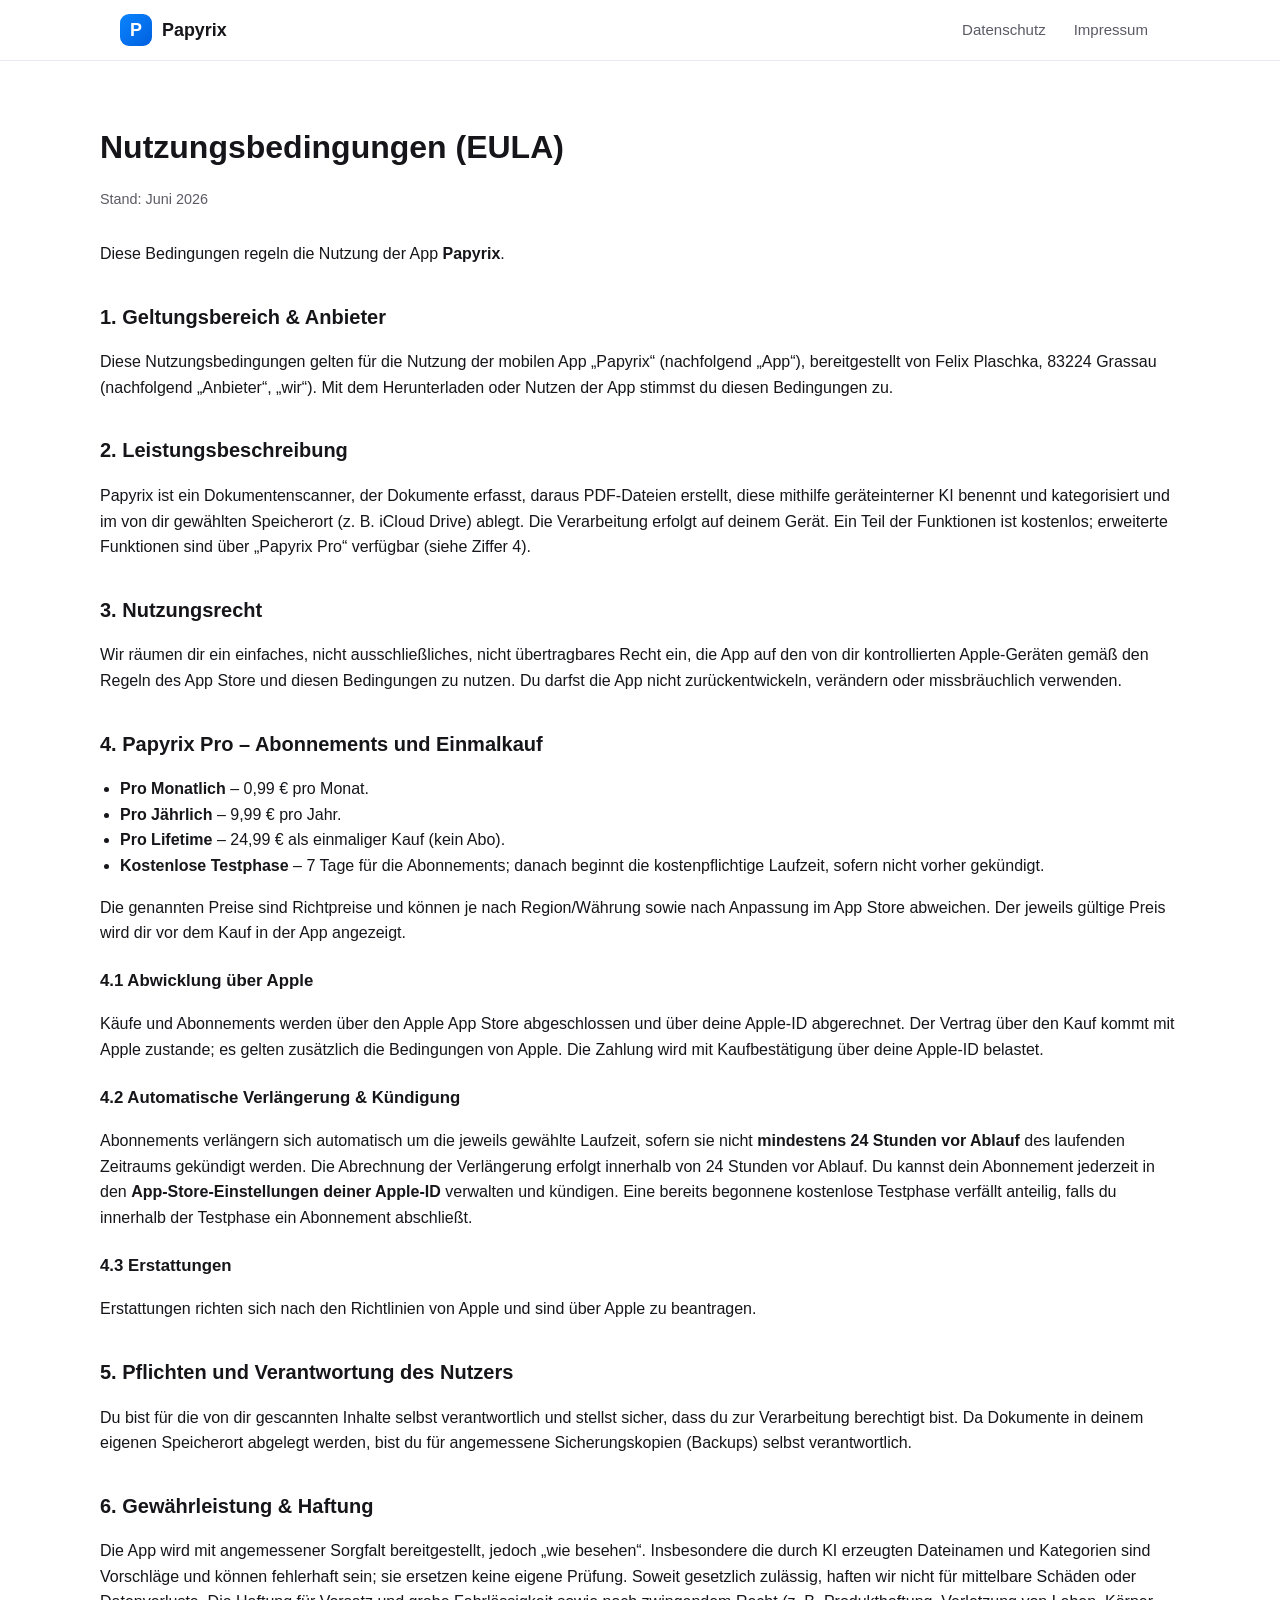
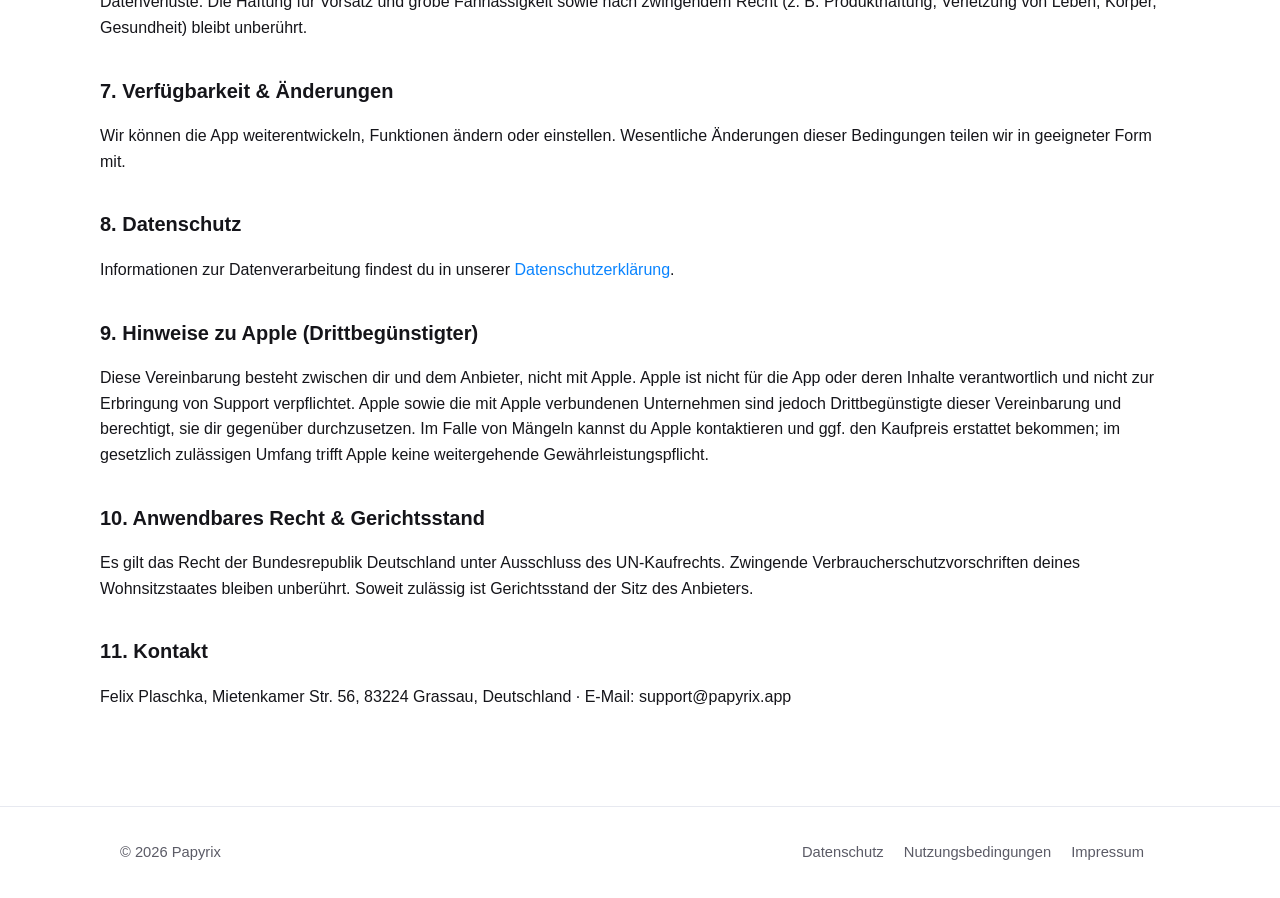
<file: nutzungsbedingungen.html>
<!DOCTYPE html>
<html lang="de">
<head>
<meta charset="UTF-8">
<meta name="viewport" content="width=device-width, initial-scale=1">
<title>Nutzungsbedingungen – Papyrix</title>
<link rel="icon" href="favicon.svg" type="image/svg+xml">
<link rel="icon" href="favicon.ico" sizes="32x32">
<link rel="apple-touch-icon" href="apple-touch-icon.png">
<link rel="stylesheet" href="styles.css">
</head>
<body>
<header class="site">
  <div class="wrap nav">
    <a class="brand" href="index.html"><span class="logo">P</span> Papyrix</a>
    <nav>
      <a class="link" href="datenschutz.html">Datenschutz</a>
      <a class="link" href="impressum.html">Impressum</a>
    </nav>
  </div>
</header>

<main class="wrap legal">
  <h1>Nutzungsbedingungen (EULA)</h1>
  <p class="updated">Stand: Juni 2026</p>

  <p>Diese Bedingungen regeln die Nutzung der App <strong>Papyrix</strong>.</p>

  <h2>1. Geltungsbereich &amp; Anbieter</h2>
  <p>Diese Nutzungsbedingungen gelten für die Nutzung der mobilen App „Papyrix“ (nachfolgend „App“), bereitgestellt von Felix Plaschka, 83224 Grassau (nachfolgend „Anbieter“, „wir“). Mit dem Herunterladen oder Nutzen der App stimmst du diesen Bedingungen zu.</p>

  <h2>2. Leistungsbeschreibung</h2>
  <p>Papyrix ist ein Dokumentenscanner, der Dokumente erfasst, daraus PDF-Dateien erstellt, diese mithilfe geräteinterner KI benennt und kategorisiert und im von dir gewählten Speicherort (z. B. iCloud Drive) ablegt. Die Verarbeitung erfolgt auf deinem Gerät. Ein Teil der Funktionen ist kostenlos; erweiterte Funktionen sind über „Papyrix Pro“ verfügbar (siehe Ziffer 4).</p>

  <h2>3. Nutzungsrecht</h2>
  <p>Wir räumen dir ein einfaches, nicht ausschließliches, nicht übertragbares Recht ein, die App auf den von dir kontrollierten Apple-Geräten gemäß den Regeln des App Store und diesen Bedingungen zu nutzen. Du darfst die App nicht zurückentwickeln, verändern oder missbräuchlich verwenden.</p>

  <h2>4. Papyrix Pro – Abonnements und Einmalkauf</h2>
  <ul>
    <li><strong>Pro Monatlich</strong> – 0,99 € pro Monat.</li>
    <li><strong>Pro Jährlich</strong> – 9,99 € pro Jahr.</li>
    <li><strong>Pro Lifetime</strong> – 24,99 € als einmaliger Kauf (kein Abo).</li>
    <li><strong>Kostenlose Testphase</strong> – 7 Tage für die Abonnements; danach beginnt die kostenpflichtige Laufzeit, sofern nicht vorher gekündigt.</li>
  </ul>
  <p>Die genannten Preise sind Richtpreise und können je nach Region/Währung sowie nach Anpassung im App Store abweichen. Der jeweils gültige Preis wird dir vor dem Kauf in der App angezeigt.</p>

  <h3>4.1 Abwicklung über Apple</h3>
  <p>Käufe und Abonnements werden über den Apple App Store abgeschlossen und über deine Apple-ID abgerechnet. Der Vertrag über den Kauf kommt mit Apple zustande; es gelten zusätzlich die Bedingungen von Apple. Die Zahlung wird mit Kaufbestätigung über deine Apple-ID belastet.</p>

  <h3>4.2 Automatische Verlängerung &amp; Kündigung</h3>
  <p>Abonnements verlängern sich automatisch um die jeweils gewählte Laufzeit, sofern sie nicht <strong>mindestens 24 Stunden vor Ablauf</strong> des laufenden Zeitraums gekündigt werden. Die Abrechnung der Verlängerung erfolgt innerhalb von 24 Stunden vor Ablauf. Du kannst dein Abonnement jederzeit in den <strong>App-Store-Einstellungen deiner Apple-ID</strong> verwalten und kündigen. Eine bereits begonnene kostenlose Testphase verfällt anteilig, falls du innerhalb der Testphase ein Abonnement abschließt.</p>

  <h3>4.3 Erstattungen</h3>
  <p>Erstattungen richten sich nach den Richtlinien von Apple und sind über Apple zu beantragen.</p>

  <h2>5. Pflichten und Verantwortung des Nutzers</h2>
  <p>Du bist für die von dir gescannten Inhalte selbst verantwortlich und stellst sicher, dass du zur Verarbeitung berechtigt bist. Da Dokumente in deinem eigenen Speicherort abgelegt werden, bist du für angemessene Sicherungskopien (Backups) selbst verantwortlich.</p>

  <h2>6. Gewährleistung &amp; Haftung</h2>
  <p>Die App wird mit angemessener Sorgfalt bereitgestellt, jedoch „wie besehen“. Insbesondere die durch KI erzeugten Dateinamen und Kategorien sind Vorschläge und können fehlerhaft sein; sie ersetzen keine eigene Prüfung. Soweit gesetzlich zulässig, haften wir nicht für mittelbare Schäden oder Datenverluste. Die Haftung für Vorsatz und grobe Fahrlässigkeit sowie nach zwingendem Recht (z. B. Produkthaftung, Verletzung von Leben, Körper, Gesundheit) bleibt unberührt.</p>

  <h2>7. Verfügbarkeit &amp; Änderungen</h2>
  <p>Wir können die App weiterentwickeln, Funktionen ändern oder einstellen. Wesentliche Änderungen dieser Bedingungen teilen wir in geeigneter Form mit.</p>

  <h2>8. Datenschutz</h2>
  <p>Informationen zur Datenverarbeitung findest du in unserer <a href="datenschutz.html">Datenschutzerklärung</a>.</p>

  <h2>9. Hinweise zu Apple (Drittbegünstigter)</h2>
  <p>Diese Vereinbarung besteht zwischen dir und dem Anbieter, nicht mit Apple. Apple ist nicht für die App oder deren Inhalte verantwortlich und nicht zur Erbringung von Support verpflichtet. Apple sowie die mit Apple verbundenen Unternehmen sind jedoch Drittbegünstigte dieser Vereinbarung und berechtigt, sie dir gegenüber durchzusetzen. Im Falle von Mängeln kannst du Apple kontaktieren und ggf. den Kaufpreis erstattet bekommen; im gesetzlich zulässigen Umfang trifft Apple keine weitergehende Gewährleistungspflicht.</p>

  <h2>10. Anwendbares Recht &amp; Gerichtsstand</h2>
  <p>Es gilt das Recht der Bundesrepublik Deutschland unter Ausschluss des UN-Kaufrechts. Zwingende Verbraucherschutzvorschriften deines Wohnsitzstaates bleiben unberührt. Soweit zulässig ist Gerichtsstand der Sitz des Anbieters.</p>

  <h2>11. Kontakt</h2>
  <p>Felix Plaschka, Mietenkamer Str. 56, 83224 Grassau, Deutschland · E-Mail: support@papyrix.app</p>
</main>

<footer class="site">
  <div class="wrap row">
    <span>© <span id="year"></span> Papyrix</span>
    <span>
      <a href="datenschutz.html">Datenschutz</a>
      <a href="nutzungsbedingungen.html">Nutzungsbedingungen</a>
      <a href="impressum.html">Impressum</a>
    </span>
  </div>
</footer>
<script>document.getElementById('year').textContent = new Date().getFullYear();</script>
</body>
</html>
</file>
<file: styles.css>
:root {
  --accent: #0A84FF;
  --accent-dark: #0060df;
  --bg: #ffffff;
  --bg-soft: #f4f7fc;
  --text: #15151a;
  --text-soft: #5b5b66;
  --card: #ffffff;
  --border: #e7e9f0;
  --radius: 22px;
  --maxw: 1080px;
  --shadow: 0 20px 50px rgba(20,30,60,.10);
}

@media (prefers-color-scheme: dark) {
  :root {
    --bg: #0b0b0f;
    --bg-soft: #131319;
    --text: #f3f3f8;
    --text-soft: #a2a2ad;
    --card: #16161d;
    --border: #272730;
    --shadow: 0 20px 50px rgba(0,0,0,.45);
  }
}

* { box-sizing: border-box; }
html { scroll-behavior: smooth; -webkit-text-size-adjust: 100%; }
body {
  margin: 0;
  font-family: -apple-system, BlinkMacSystemFont, "Segoe UI", Roboto, Helvetica, Arial, sans-serif;
  color: var(--text);
  background: var(--bg);
  line-height: 1.6;
  -webkit-font-smoothing: antialiased;
  overflow-x: hidden;
}
a { color: var(--accent); text-decoration: none; }
a:hover { text-decoration: underline; }
img { max-width: 100%; display: block; height: auto; }
.wrap { max-width: var(--maxw); margin: 0 auto; padding: 0 20px; }

/* Header */
header.site {
  position: sticky; top: 0; z-index: 20;
  backdrop-filter: saturate(180%) blur(16px);
  -webkit-backdrop-filter: saturate(180%) blur(16px);
  background: color-mix(in srgb, var(--bg) 78%, transparent);
  border-bottom: 1px solid var(--border);
}
.nav { display: flex; align-items: center; justify-content: space-between; height: 60px; }
.brand { display: flex; align-items: center; gap: 10px; font-weight: 800; font-size: 1.12rem; color: var(--text); }
.logo {
  width: 32px; height: 32px; border-radius: 9px;
  background: linear-gradient(135deg, var(--accent), var(--accent-dark));
  display: grid; place-items: center; color: #fff; font-weight: 800;
}
.nav nav { display: flex; align-items: center; gap: 4px; }
.nav a.link { color: var(--text-soft); padding: 8px 12px; border-radius: 8px; font-size: .94rem; }
.nav a.link:hover { color: var(--text); text-decoration: none; background: var(--bg-soft); }
.nav .link.cta { background: var(--accent); color: #fff; font-weight: 600; }
.nav .link.cta:hover { background: var(--accent-dark); color: #fff; }
@media (max-width: 560px){ .nav .link:not(.cta){ display: none; } }

/* Buttons */
.btn {
  display: inline-flex; align-items: center; gap: 8px;
  background: var(--accent); color: #fff;
  padding: 14px 26px; border-radius: 999px; font-weight: 600; font-size: 1rem;
}
.btn:hover { background: var(--accent-dark); text-decoration: none; }
.btn.ghost { background: transparent; color: var(--text); border: 1px solid var(--border); }
.btn.ghost:hover { background: var(--bg-soft); }

.appstore {
  display: inline-flex; align-items: center; gap: 10px;
  background: #000; color: #fff; padding: 12px 20px; border-radius: 13px; font-weight: 600;
}
.appstore:hover { text-decoration: none; opacity: .9; }
.appstore svg { width: 22px; height: 22px; fill: #fff; }
.appstore small { display: block; font-size: .66rem; font-weight: 400; opacity: .85; line-height: 1; margin-bottom: 2px; }

/* Aurora hero background */
.hero {
  position: relative; overflow: hidden;
  padding: 72px 0 40px;
}
.hero::before, .hero::after {
  content: ""; position: absolute; border-radius: 50%; filter: blur(90px); opacity: .5; z-index: 0;
}
.hero::before { width: 520px; height: 520px; background: var(--accent); top: -160px; left: -120px; }
.hero::after { width: 460px; height: 460px; background: #c9a8ff; bottom: -180px; right: -120px; opacity: .35; }
.hero .wrap { position: relative; z-index: 1; }
.hero-grid { display: grid; grid-template-columns: 1.05fr .95fr; gap: 48px; align-items: center; }
@media (max-width: 880px){ .hero-grid { grid-template-columns: 1fr; gap: 30px; text-align: center; } }

.eyebrow {
  display: inline-block; color: var(--accent); font-weight: 700;
  letter-spacing: .05em; text-transform: uppercase; font-size: .8rem;
  background: color-mix(in srgb, var(--accent) 12%, transparent);
  padding: 6px 12px; border-radius: 999px; margin-bottom: 16px;
}
.hero h1 { font-size: clamp(2.1rem, 6vw, 3.3rem); line-height: 1.08; letter-spacing: -.02em; margin: 0 0 16px; }
.hero h1 .grad { background: linear-gradient(120deg, var(--accent), #9a5cff); -webkit-background-clip: text; background-clip: text; color: transparent; }
.hero p.lead { color: var(--text-soft); font-size: clamp(1.05rem, 2.4vw, 1.22rem); margin: 0 0 26px; }
.cta-row { display: flex; flex-wrap: wrap; gap: 14px; align-items: center; }
@media (max-width: 880px){ .cta-row { justify-content: center; } }
.trust { margin-top: 18px; color: var(--text-soft); font-size: .9rem; display: flex; gap: 16px; flex-wrap: wrap; }
@media (max-width: 880px){ .trust { justify-content: center; } }
.trust span { display: inline-flex; align-items: center; gap: 6px; }

/* Device frame for screenshots */
.device {
  width: 270px; max-width: 78vw; margin: 0 auto;
  border-radius: 42px; padding: 11px;
  background: linear-gradient(160deg, #2a2a33, #0c0c10);
  box-shadow: var(--shadow); border: 1px solid rgba(255,255,255,.08);
  position: relative;
}
.device::before {
  content: ""; position: absolute; top: 15px; left: 50%; transform: translateX(-50%);
  width: 90px; height: 20px; background: #000; border-radius: 12px; z-index: 2;
}
.device img { border-radius: 32px; }
.device.tilt { transform: rotate(2.5deg); }

/* Generic section */
.section { padding: 64px 0; }
.section.soft { background: var(--bg-soft); }
.section-head { text-align: center; max-width: 640px; margin: 0 auto 44px; }
.section-head h2 { font-size: clamp(1.7rem, 4.5vw, 2.3rem); letter-spacing: -.015em; margin: 0 0 12px; }
.section-head p { color: var(--text-soft); font-size: 1.08rem; margin: 0; }

/* Problem cards */
.problem-cards { display: grid; grid-template-columns: repeat(3,1fr); gap: 16px; }
@media (max-width: 760px){ .problem-cards { grid-template-columns: 1fr; } }
.pcard { background: var(--card); border: 1px solid var(--border); border-radius: var(--radius); padding: 24px; }
.pcard .emoji { font-size: 1.9rem; }
.pcard h3 { margin: 12px 0 6px; font-size: 1.12rem; }
.pcard p { margin: 0; color: var(--text-soft); font-size: .96rem; }

/* Alternating feature rows with screenshots */
.feature-row { display: grid; grid-template-columns: 1fr 1fr; gap: 48px; align-items: center; padding: 40px 0; }
.feature-row:nth-child(even) .copy { order: 2; }
@media (max-width: 820px){ .feature-row { grid-template-columns: 1fr; gap: 24px; text-align: center; } .feature-row:nth-child(even) .copy { order: 0; } }
.feature-row .step-no { color: var(--accent); font-weight: 800; font-size: .9rem; letter-spacing: .05em; text-transform: uppercase; }
.feature-row h3 { font-size: clamp(1.4rem, 3.5vw, 1.8rem); margin: 8px 0 12px; letter-spacing: -.01em; }
.feature-row p { color: var(--text-soft); font-size: 1.05rem; margin: 0; }

/* Features grid */
.features { display: grid; grid-template-columns: repeat(3, 1fr); gap: 18px; }
@media (max-width: 820px){ .features { grid-template-columns: 1fr 1fr; } }
@media (max-width: 520px){ .features { grid-template-columns: 1fr; } }
.card { background: var(--card); border: 1px solid var(--border); border-radius: var(--radius); padding: 22px; }
.card .ic { font-size: 1.7rem; }
.card h3 { margin: 10px 0 6px; font-size: 1.08rem; }
.card p { margin: 0; color: var(--text-soft); font-size: .95rem; }

/* Demo video */
.demo-video { max-width: 320px; margin: 0 auto; border-radius: 40px; overflow: hidden; box-shadow: var(--shadow); border: 1px solid var(--border); }
.demo-video video { display: block; width: 100%; height: auto; }

/* Privacy band */
.privacy-band { text-align: center; }
.privacy-band .lock { font-size: 2.6rem; }

/* Pricing */
.plans { display: grid; grid-template-columns: repeat(3, 1fr); gap: 18px; max-width: 820px; margin: 0 auto; }
@media (max-width: 760px){ .plans { grid-template-columns: 1fr; } }
.plan { background: var(--card); border: 1px solid var(--border); border-radius: var(--radius); padding: 26px; text-align: center; position: relative; }
.plan.featured { border-color: var(--accent); box-shadow: 0 14px 36px rgba(10,132,255,.18); }
.plan .badge { position: absolute; top: -12px; left: 50%; transform: translateX(-50%); background: var(--accent); color: #fff; font-size: .72rem; font-weight: 700; padding: 5px 13px; border-radius: 999px; }
.plan h3 { margin: 0 0 8px; }
.plan .price { font-size: 2rem; font-weight: 800; letter-spacing: -.02em; }
.plan .price small { font-size: .82rem; font-weight: 500; color: var(--text-soft); }
.plan p { color: var(--text-soft); font-size: .92rem; margin: 10px 0 0; }
.pricing-note { text-align: center; color: var(--text-soft); font-size: .85rem; margin-top: 22px; }

/* FAQ */
.faq { max-width: 680px; margin: 0 auto; }
.faq details { border: 1px solid var(--border); border-radius: 14px; padding: 2px 18px; margin-bottom: 12px; background: var(--card); }
.faq summary { cursor: pointer; font-weight: 600; padding: 15px 0; list-style: none; display: flex; justify-content: space-between; align-items: center; gap: 12px; }
.faq summary::-webkit-details-marker { display: none; }
.faq summary::after { content: "+"; color: var(--accent); font-weight: 700; font-size: 1.3rem; }
.faq details[open] summary::after { content: "–"; }
.faq p { color: var(--text-soft); margin: 0 0 16px; }

/* CTA band */
.cta-band { text-align: center; background: linear-gradient(135deg, var(--accent), var(--accent-dark)); color: #fff; border-radius: 28px; padding: 56px 24px; margin: 64px 0; }
.cta-band h2 { color: #fff; font-size: clamp(1.6rem,4.5vw,2.2rem); margin: 0 0 10px; }
.cta-band p { opacity: .92; margin: 0 0 24px; font-size: 1.08rem; }
.cta-band .appstore { background: #fff; color: #000; }
.cta-band .appstore svg { fill: #000; }

/* Footer */
footer.site { border-top: 1px solid var(--border); padding: 34px 0; color: var(--text-soft); font-size: .92rem; }
footer.site .row { display: flex; flex-wrap: wrap; gap: 14px; justify-content: space-between; align-items: center; }
footer.site a { color: var(--text-soft); margin-right: 16px; }

/* Legal pages */
.legal { padding: 40px 0 80px; }
.legal h1 { font-size: 2rem; margin-bottom: 4px; }
.legal .updated { color: var(--text-soft); font-size: .9rem; margin-bottom: 30px; }
.legal h2 { font-size: 1.25rem; margin-top: 34px; }
.legal h3 { font-size: 1.05rem; margin-top: 22px; }
.legal ul { padding-left: 20px; }
.notice { background: var(--bg-soft); border: 1px solid var(--border); border-radius: 12px; padding: 14px 16px; font-size: .92rem; color: var(--text-soft); }

/* Reveal on scroll */
.reveal { opacity: 0; transform: translateY(18px); transition: opacity .6s ease, transform .6s ease; }
.reveal.in { opacity: 1; transform: none; }
@media (prefers-reduced-motion: reduce){ .reveal { opacity: 1; transform: none; transition: none; } }

/* Pro-Highlight: Fälligkeits-Erinnerung */
.spotlight{display:grid;grid-template-columns:1.05fr .95fr;gap:44px;align-items:center;
  background:linear-gradient(135deg,var(--accent),var(--accent-dark));color:#fff;
  border-radius:32px;padding:48px;margin:8px 0 0;overflow:hidden;position:relative;}
.spotlight::before{content:"";position:absolute;width:440px;height:440px;border-radius:50%;
  background:rgba(255,255,255,.12);top:-180px;right:-130px;}
.spotlight .s-copy{position:relative;z-index:1;}
.spotlight .eyebrow{background:rgba(255,255,255,.18);color:#fff;}
.spotlight h2{color:#fff;font-size:clamp(1.6rem,3.4vw,2.4rem);margin:.35em 0 .4em;letter-spacing:-.01em;}
.spotlight p{color:rgba(255,255,255,.92);font-size:1.08rem;margin:0 0 20px;}
.spotlight ul{list-style:none;padding:0;margin:0;display:grid;gap:12px;}
.spotlight li{display:flex;gap:12px;align-items:center;font-weight:500;}
.spotlight li b{background:rgba(255,255,255,.22);width:26px;height:26px;border-radius:50%;
  display:flex;align-items:center;justify-content:center;flex:0 0 26px;font-size:.85rem;}
.spotlight .s-shot{display:flex;justify-content:center;position:relative;z-index:1;}
.spotlight .s-shot img{width:280px;max-width:72%;border-radius:36px;
  box-shadow:0 30px 60px -18px rgba(0,0,0,.55);}
@media (max-width:820px){.spotlight{grid-template-columns:1fr;text-align:center;padding:36px 24px;}
  .spotlight ul{text-align:left;max-width:340px;margin:0 auto;}}
</file>
